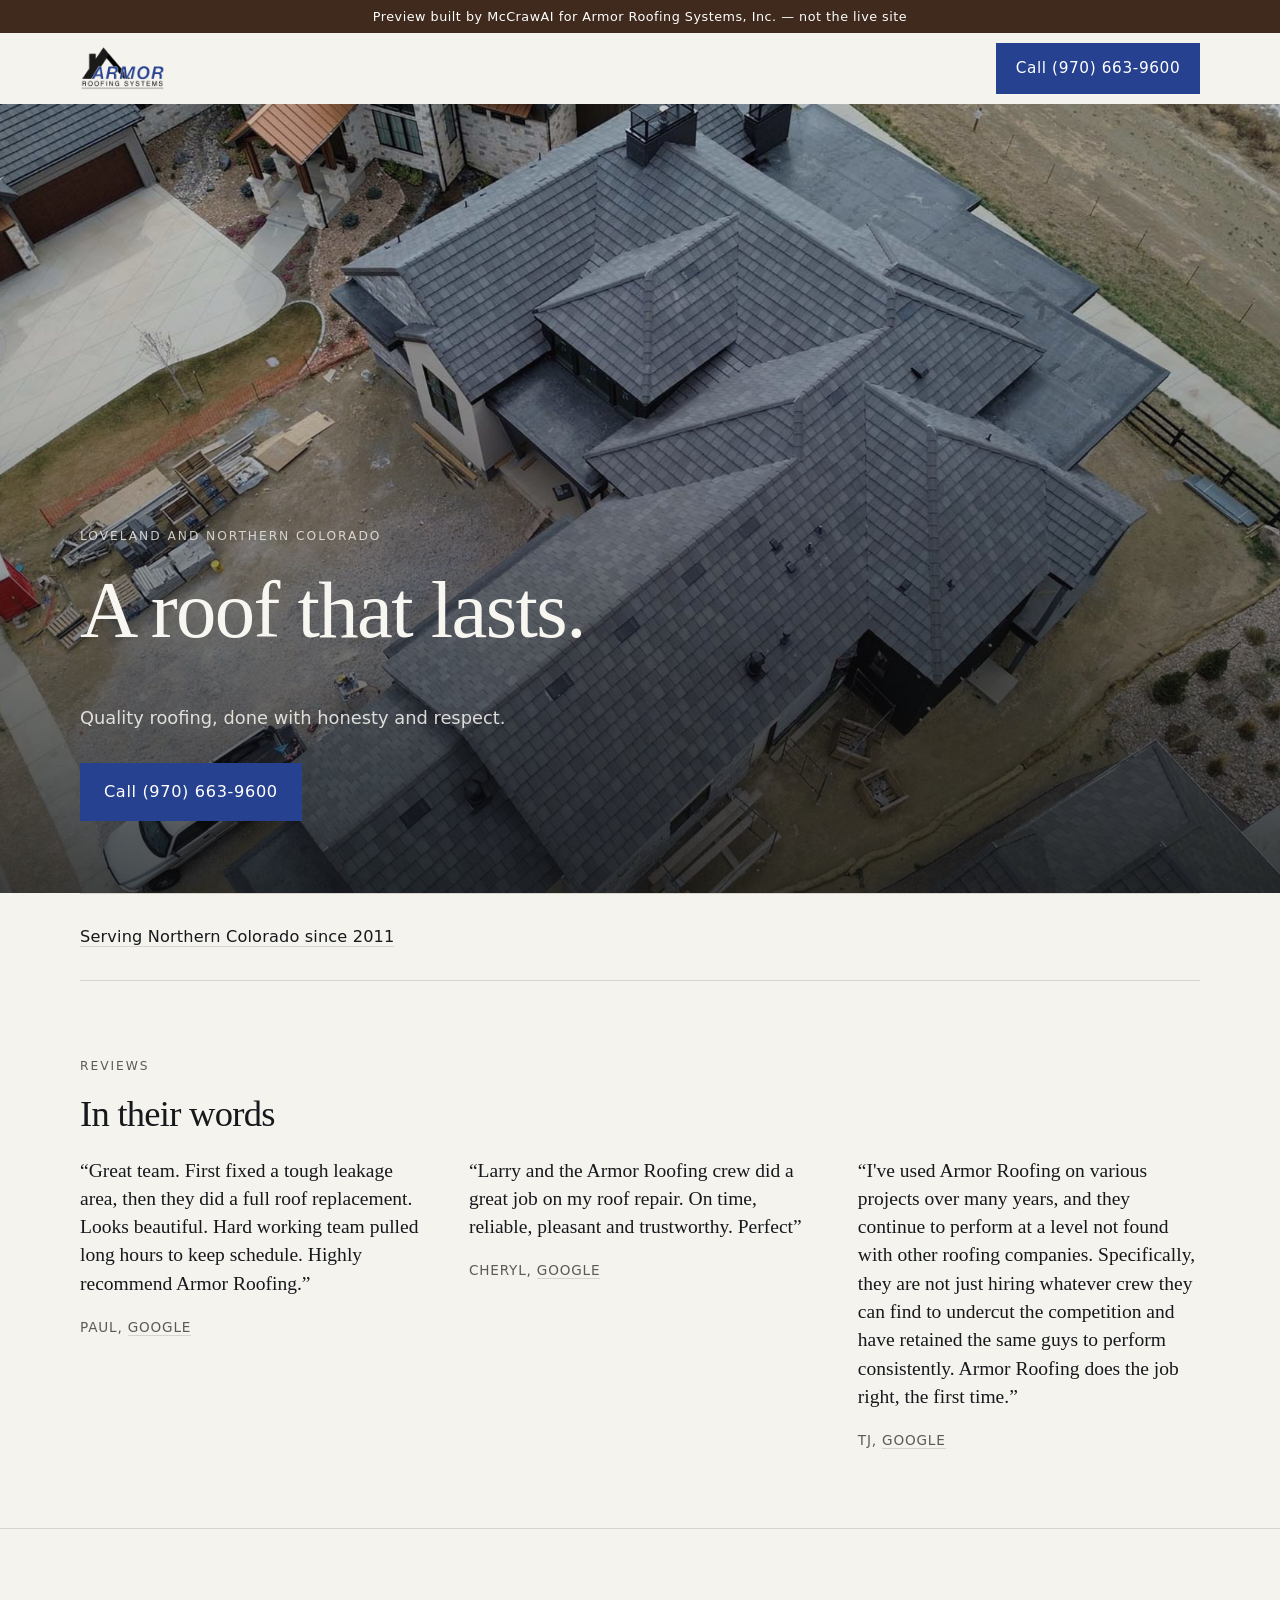
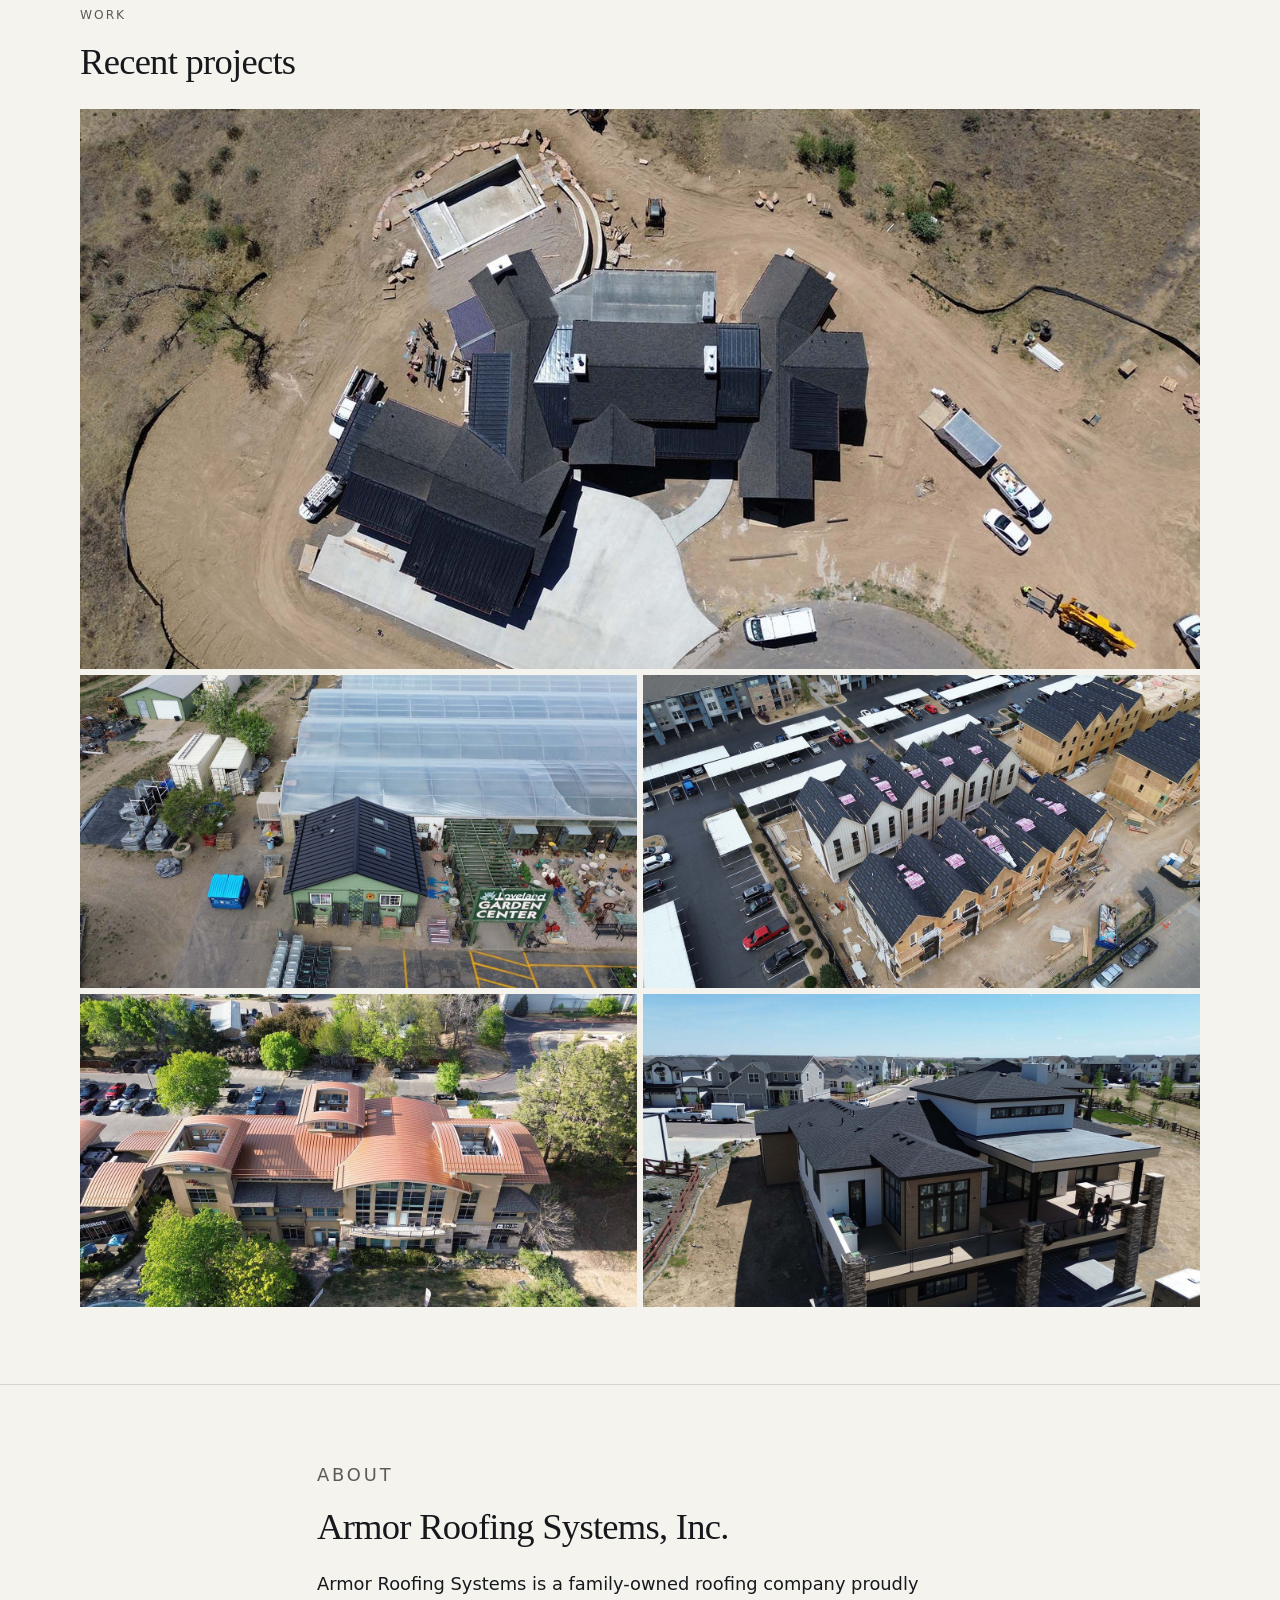
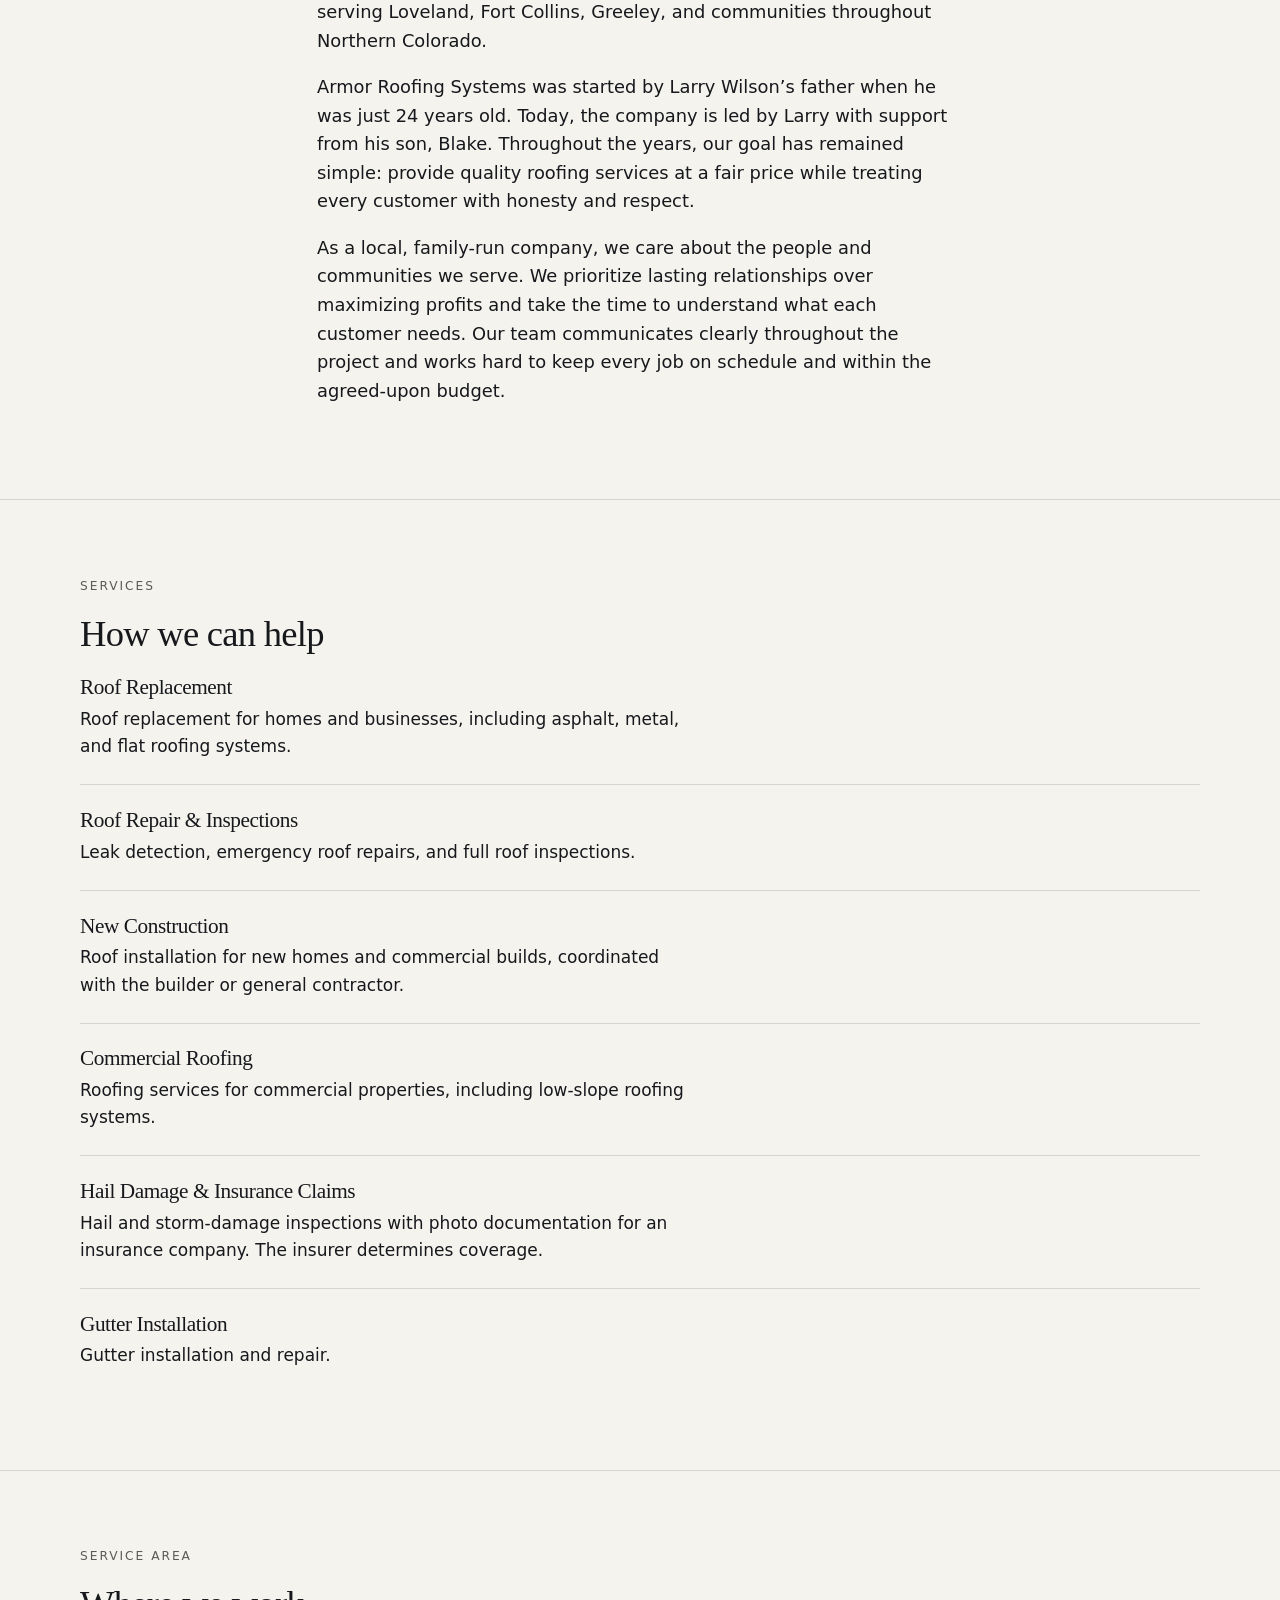
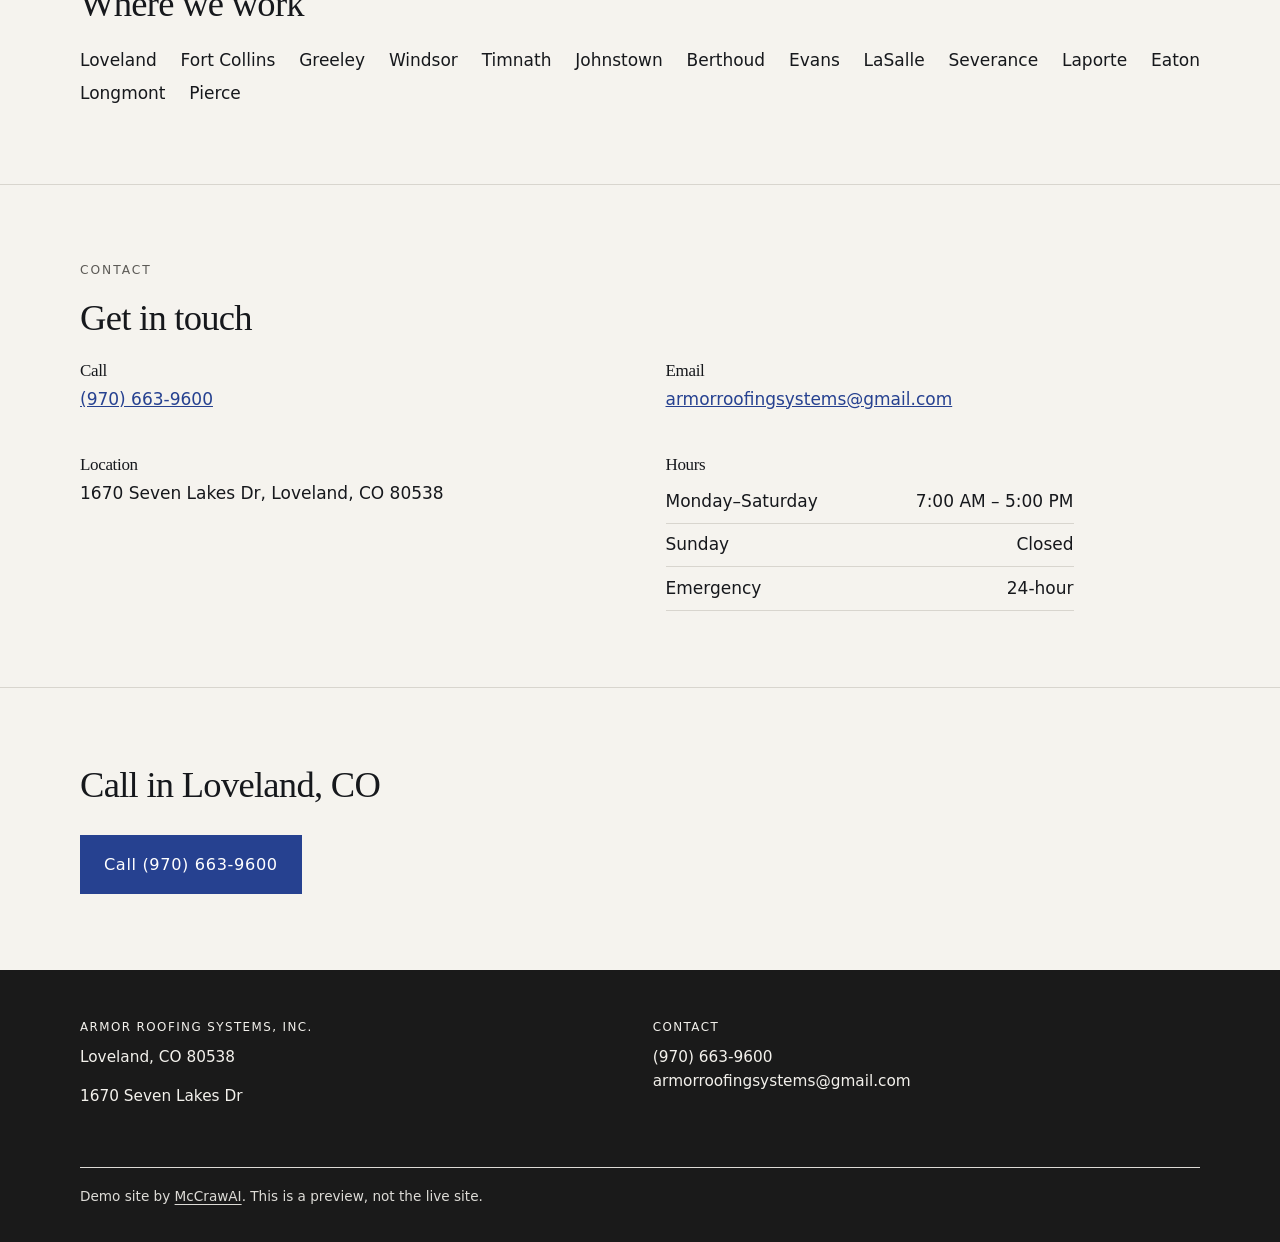
<file: index.html>
<!doctype html>
<html lang="en">
<head>
<meta charset="utf-8">
<meta name="viewport" content="width=device-width,initial-scale=1">
<title>Armor Roofing Systems, Inc. | Loveland, CO 80538</title>
<meta name="description" content="Armor Roofing Systems, Inc. in Loveland, CO 80538 — A roof that lasts. Call (970) 663-9600.">
<meta name="robots" content="noindex,nofollow">
<link rel="canonical" href="https://mccrawaiops.github.io/demo-armor-roofing-systems/">
<meta property="og:site_name" content="Armor Roofing Systems, Inc.">
<meta property="og:title" content="Armor Roofing Systems, Inc. | Loveland, CO 80538">
<meta property="og:description" content="Armor Roofing Systems, Inc. in Loveland, CO 80538 — A roof that lasts. Call (970) 663-9600.">
<meta property="og:type" content="website">
<meta property="og:url" content="https://mccrawaiops.github.io/demo-armor-roofing-systems/">
<meta property="og:image" content="https://mccrawaiops.github.io/demo-armor-roofing-systems/img/berthoud-project.jpg">
<meta name="twitter:card" content="summary">
<meta name="theme-color" content="#F5F3EE">
<link rel="icon" href="img/favicon.png" type="image/png">
<link rel="apple-touch-icon" href="img/favicon.png">
<link rel="preload" as="image" href="img/berthoud-project-sm.jpg" imagesrcset="img/berthoud-project-sm.jpg 960w, img/berthoud-project.jpg 1920w" imagesizes="100vw">
<link rel="stylesheet" href="styles.css">
<script type="application/ld+json">{"@context":"https://schema.org","@graph":[{"@type":"LocalBusiness","@id":"https://mccrawaiops.github.io/demo-armor-roofing-systems/#business","name":"Armor Roofing Systems, Inc.","url":"https://mccrawaiops.github.io/demo-armor-roofing-systems/","telephone":"+19706639600","email":"armorroofingsystems@gmail.com","address":{"@type":"PostalAddress","streetAddress":"1670 Seven Lakes Dr","addressLocality":"Loveland","addressRegion":"CO","postalCode":"80538","addressCountry":"US"},"areaServed":[{"@type":"Place","name":"Loveland"},{"@type":"Place","name":"Fort Collins"},{"@type":"Place","name":"Greeley"},{"@type":"Place","name":"Windsor"},{"@type":"Place","name":"Timnath"},{"@type":"Place","name":"Johnstown"},{"@type":"Place","name":"Berthoud"},{"@type":"Place","name":"Evans"},{"@type":"Place","name":"LaSalle"},{"@type":"Place","name":"Severance"},{"@type":"Place","name":"Laporte"},{"@type":"Place","name":"Eaton"},{"@type":"Place","name":"Longmont"},{"@type":"Place","name":"Pierce"}],"description":"Armor Roofing Systems is a family-owned roofing company proudly serving Loveland, Fort Collins, Greeley, and communities throughout Northern Colorado.\n\nArmor Roofing Systems was started by Larry Wilson’s father when he was just 24 years old. Today, the company is led by Larry with support from his son, Blake. Throughout the years, our goal has remained simple: provide quality roofing services at a fair price while treating every customer with honesty and respect.\n\nAs a local, family-run company, we care about the people and communities we serve. We prioritize lasting relationships over maximizing profits and take the time to understand what each customer needs. Our team communicates clearly throughout the project and works hard to keep every job on schedule and within the agreed-upon budget.","logo":"https://mccrawaiops.github.io/demo-armor-roofing-systems/img/logo.png","image":"https://mccrawaiops.github.io/demo-armor-roofing-systems/img/berthoud-project.jpg"},{"@type":"WebPage","@id":"https://mccrawaiops.github.io/demo-armor-roofing-systems/","url":"https://mccrawaiops.github.io/demo-armor-roofing-systems/","name":"Armor Roofing Systems, Inc.","about":{"@id":"https://mccrawaiops.github.io/demo-armor-roofing-systems/#business"}}]}</script>
</head>
<body class="layout-cinematic base-light">
<div class="preview-ribbon">Preview built by McCrawAI for Armor Roofing Systems, Inc. — not the live site</div>
<a class="skip" href="#main">Skip to content</a>
<header class="top" id="top">
  <div class="wrap bar">
    <a href="index.html" class="brand"><img src="img/logo.png" width="800" height="414" alt="Armor Roofing Systems, Inc."></a>
    <a class="callbtn" href="tel:+19706639600">Call (970) 663-9600</a>
  </div>
</header>
<main id="main">
<section class="hero hero-bleed"><div class="hero-media"><img class="hero-img" src="img/berthoud-project.jpg" srcset="img/berthoud-project-sm.jpg 960w, img/berthoud-project.jpg 1920w" sizes="100vw" width="1920" height="1080" alt="Aerial view of a completed custom roof in Berthoud, Colorado" fetchpriority="high" decoding="async"></div><div class="hero-copy"><p class="eyebrow">Loveland and Northern Colorado</p><h1>A roof that lasts.</h1><p class="lead">Quality roofing, done with honesty and respect.</p><div class="btns"><a class="btn" href="tel:+19706639600">Call (970) 663-9600</a></div></div></section>
<section class="trust-band" id="trust"><div class="wrap"><div class="trust"><div class="trust-item"><p><a href="https://armorroofingsystems.com/" rel="noopener" target="_blank">Serving Northern Colorado since 2011</a></p></div></div></div></section>
<section class="sec" id="reviews"><div class="wrap"><p class="kicker">Reviews</p><h2>In their words</h2><div class="reviews"><blockquote class="review"><p>“Great team. First fixed a tough leakage area, then they did a full roof replacement. Looks beautiful. Hard working team pulled long hours to keep schedule. Highly recommend Armor Roofing.”</p><footer>Paul, <a href="https://armorroofingsystems.com/" rel="noopener" target="_blank">Google</a></footer></blockquote><blockquote class="review"><p>“Larry and the Armor Roofing crew did a great job on my roof repair. On time, reliable, pleasant and trustworthy. Perfect”</p><footer>Cheryl, <a href="https://armorroofingsystems.com/" rel="noopener" target="_blank">Google</a></footer></blockquote><blockquote class="review"><p>“I&#x27;ve used Armor Roofing on various projects over many years, and they continue to perform at a level not found with other roofing companies. Specifically, they are not just hiring whatever crew they can find to undercut the competition and have retained the same guys to perform consistently. Armor Roofing does the job right, the first time.”</p><footer>TJ, <a href="https://armorroofingsystems.com/" rel="noopener" target="_blank">Google</a></footer></blockquote></div></div></section>
<section class="sec" id="work"><div class="wrap"><p class="kicker">Work</p><h2>Recent projects</h2><div class="gallery"><figure><img src="img/johnstown-custom-roofing.jpg" srcset="img/johnstown-custom-roofing-sm.jpg 700w, img/johnstown-custom-roofing.jpg 1400w" sizes="(max-width:700px) 100vw, 60vw" width="1400" height="788" alt="Aerial view of a custom roofing project in Johnstown, Colorado" loading="lazy" decoding="async"></figure><figure><img src="img/garden-project.jpg" srcset="img/garden-project-sm.jpg 700w, img/garden-project.jpg 1400w" sizes="(max-width:700px) 100vw, 60vw" width="1400" height="788" alt="Aerial view of a metal roof at Loveland Garden Center" loading="lazy" decoding="async"></figure><figure><img src="img/johnstown-custom-roof.jpg" srcset="img/johnstown-custom-roof-sm.jpg 700w, img/johnstown-custom-roof.jpg 1400w" sizes="(max-width:700px) 100vw, 60vw" width="1400" height="788" alt="Aerial view of a Johnstown custom roof project with homes under construction" loading="lazy" decoding="async"></figure><figure><img src="img/metal-roof-fort-collins.jpg" srcset="img/metal-roof-fort-collins-sm.jpg 700w, img/metal-roof-fort-collins.jpg 1400w" sizes="(max-width:700px) 100vw, 60vw" width="1400" height="788" alt="Aerial view of a metal roof in Fort Collins, Colorado" loading="lazy" decoding="async"></figure><figure><img src="img/windsor-custom-home.jpg" srcset="img/windsor-custom-home-sm.jpg 700w, img/windsor-custom-home.jpg 1400w" sizes="(max-width:700px) 100vw, 60vw" width="1400" height="788" alt="Aerial view of a custom home roofing project in Windsor, Colorado" loading="lazy" decoding="async"></figure></div></div></section>
<section class="sec" id="about"><div class="wrap about"><p class="kicker">About</p><h2>Armor Roofing Systems, Inc.</h2><p>Armor Roofing Systems is a family-owned roofing company proudly serving Loveland, Fort Collins, Greeley, and communities throughout Northern Colorado.</p><p>Armor Roofing Systems was started by Larry Wilson’s father when he was just 24 years old. Today, the company is led by Larry with support from his son, Blake. Throughout the years, our goal has remained simple: provide quality roofing services at a fair price while treating every customer with honesty and respect.</p><p>As a local, family-run company, we care about the people and communities we serve. We prioritize lasting relationships over maximizing profits and take the time to understand what each customer needs. Our team communicates clearly throughout the project and works hard to keep every job on schedule and within the agreed-upon budget.</p></div></section>
<section class="sec" id="services"><div class="wrap"><p class="kicker">Services</p><h2>How we can help</h2><div class="svcs"><article class="svc"><h3>Roof Replacement</h3><p>Roof replacement for homes and businesses, including asphalt, metal, and flat roofing systems.</p></article><article class="svc"><h3>Roof Repair &amp; Inspections</h3><p>Leak detection, emergency roof repairs, and full roof inspections.</p></article><article class="svc"><h3>New Construction</h3><p>Roof installation for new homes and commercial builds, coordinated with the builder or general contractor.</p></article><article class="svc"><h3>Commercial Roofing</h3><p>Roofing services for commercial properties, including low-slope roofing systems.</p></article><article class="svc"><h3>Hail Damage &amp; Insurance Claims</h3><p>Hail and storm-damage inspections with photo documentation for an insurance company. The insurer determines coverage.</p></article><article class="svc"><h3>Gutter Installation</h3><p>Gutter installation and repair.</p></article></div></div></section>
<section class="sec" id="area"><div class="wrap"><p class="kicker">Service area</p><h2>Where we work</h2><ul class="towns"><li>Loveland</li><li>Fort Collins</li><li>Greeley</li><li>Windsor</li><li>Timnath</li><li>Johnstown</li><li>Berthoud</li><li>Evans</li><li>LaSalle</li><li>Severance</li><li>Laporte</li><li>Eaton</li><li>Longmont</li><li>Pierce</li></ul></div></section>
<section class="sec" id="contact"><div class="wrap"><p class="kicker">Contact</p><h2>Get in touch</h2><div class="contact-list"><div class="contact-item"><h2>Call</h2><p><a href="tel:+19706639600">(970) 663-9600</a></p></div><div class="contact-item"><h2>Email</h2><p><a href="mailto:armorroofingsystems@gmail.com">armorroofingsystems@gmail.com</a></p></div><div class="contact-item"><h2>Location</h2><p>1670 Seven Lakes Dr, Loveland, CO 80538</p></div><div class="contact-item"><h2>Hours</h2><ul class="hours"><li><span>Monday–Saturday</span><span>7:00 AM – 5:00 PM</span></li><li><span>Sunday</span><span>Closed</span></li><li><span>Emergency</span><span>24-hour</span></li></ul></div></div></div></section>
</main>
<section class="cta-band"><div class="wrap"><h2>Call in Loveland, CO</h2><div class="btns"><a class="btn" href="tel:+19706639600">Call (970) 663-9600</a></div></div></section>
<footer class="foot">
  <div class="wrap cols">
    <div>
      <h3>Armor Roofing Systems, Inc.</h3>
      <p>Loveland, CO 80538</p>
      <p>1670 Seven Lakes Dr</p>
    </div>
    <div>
      <h3>Contact</h3>
      <p>
        <a href="tel:+19706639600">(970) 663-9600</a><br>
        <a href="mailto:armorroofingsystems@gmail.com">armorroofingsystems@gmail.com</a>
      </p>
    </div>
    
  </div>
  <div class="wrap credit">Demo site by <a href="https://mccrawai.com">McCrawAI</a>. This is a preview, not the live site.</div>
</footer>
</body>
</html>
</file>
<file: styles.css>
@font-face{font-family:'Newsreader';font-style:normal;font-weight:200 800;font-display:swap;src:url('fonts/newsreader.woff2') format('woff2')}
@font-face{font-family:'Outfit';font-style:normal;font-weight:100 900;font-display:swap;src:url('fonts/outfit.woff2') format('woff2')}
:root{--font-head:'Newsreader', Georgia, "Times New Roman", serif;--font-body:'Outfit', system-ui, -apple-system, sans-serif;}

/* Prospect demo styles. Two typefaces per site, injected as --font-head and --font-body. */
:root{
  --primary:#16181C;
  --accent:#264190;
  --bg:#F5F3EE;
  --ink:#16181C;
  --muted:#5C5A56;
  --paper:#FFFcf8;
  --line:#D8D5CE;
  --header:#F5F3EE;
  --header-ink:#16181C;
  --btn-ink:#FFFFFF;
  --secondary:#1A1A1A;
  --footer:#1A1A1A;
  --footer-ink:#F3F1EC;
  --logo-h:44px;
  --logo-max-w:220px;
  --ribbon:#3f2a1d;
  --font-head:Georgia,"Iowan Old Style","Times New Roman",serif;
  --font-body:system-ui,-apple-system,"Segoe UI",sans-serif;
  --header-h:calc(var(--logo-h) + 1.5rem);
}
*,*::before,*::after{box-sizing:border-box}
html{font-size:17px;-webkit-text-size-adjust:100%;overflow-x:clip}
body{
  margin:0;
  font-family:var(--font-body);
  font-weight:400;
  color:var(--ink);
  background:var(--bg);
  line-height:1.6;
  letter-spacing:0;
}
img{max-width:100%;height:auto;display:block}
a{color:var(--accent)}
a:focus-visible,button:focus-visible{outline:2px solid var(--accent);outline-offset:3px}
h1,h2,h3{
  font-family:var(--font-head);
  font-weight:500;
  line-height:1.12;
  letter-spacing:-0.02em;
  color:var(--primary);
  margin:0 0 .6em;
}
h1{font-size:clamp(2.25rem,8vw,4.75rem);font-weight:500;max-width:18ch}
h2{font-size:clamp(1.5rem,3.2vw,2.15rem)}
h3{font-size:1.15rem}
p{margin:0 0 1em}
.wrap{width:min(1120px,100% - 2.5rem);margin-inline:auto}
.skip{position:absolute;left:-999px}
.skip:focus{left:1rem;top:1rem;background:var(--paper);color:var(--ink);padding:.5rem .75rem;z-index:30}

.preview-ribbon{
  background:var(--ribbon);
  color:#fff;
  text-align:center;
  font-size:.75rem;
  font-weight:500;
  letter-spacing:.04em;
  line-height:1.4;
  padding:.45rem 1rem;
}

.top{
  background:var(--header);
  color:var(--header-ink);
  position:sticky;
  top:0;
  z-index:8;
}
.bar{
  display:flex;
  align-items:center;
  justify-content:space-between;
  gap:1.25rem;
  min-height:var(--header-h);
  padding:.6rem 0;
}
.brand{display:flex;align-items:center;gap:.8rem;text-decoration:none;color:var(--header-ink);flex:1 1 auto;min-width:0}
.brand img{height:var(--logo-h);width:auto;max-width:min(var(--logo-max-w),100%);max-height:var(--logo-h);object-fit:contain;object-position:left center}
.callbtn{flex:0 0 auto}
.wordmark{font-family:var(--font-head);font-weight:500;font-size:1.05rem;line-height:1.2;letter-spacing:-0.02em}
.callbtn{
  background:var(--accent);
  color:var(--btn-ink);
  text-decoration:none;
  font-weight:500;
  font-size:.9rem;
  letter-spacing:.04em;
  padding:.7rem 1.1rem;
  white-space:nowrap;
  border:1px solid var(--accent);
  transition:opacity .5s ease;
}
.callbtn:hover{opacity:.86}
@media(max-width:700px){
  .bar{gap:.75rem}
  .brand img{height:auto;max-height:min(2.75rem,var(--logo-h))}
  .callbtn{padding:.6rem .85rem;font-size:.82rem}
}

/* Hero */
.hero{position:relative;isolation:isolate}
.hero-inner{padding:4.5rem 0 4rem}
.eyebrow{
  font-family:var(--font-body);
  font-size:.72rem;
  font-weight:500;
  letter-spacing:.16em;
  text-transform:uppercase;
  color:var(--muted);
  margin:0 0 1.1rem;
}
.lead{font-size:1.05rem;max-width:32rem;color:var(--ink);margin:0 0 0}
.hero .lead{margin-top:1.15rem;max-width:28rem}
.btns{display:flex;flex-wrap:wrap;gap:.75rem;margin:1.75rem 0 0}
.btn{
  display:inline-block;
  background:var(--accent);
  color:var(--btn-ink);
  text-decoration:none;
  font-weight:500;
  font-size:.95rem;
  letter-spacing:.04em;
  padding:.9rem 1.35rem;
  border:1px solid var(--accent);
  transition:opacity .5s ease,background .5s ease,color .5s ease;
}
.btn:hover{opacity:.88}
.btn.ghost{background:transparent;color:var(--ink);border-color:var(--line)}

/* Full-bleed photo hero */
.hero-bleed{
  min-height:calc(100svh - 6.5rem);
  display:flex;
  align-items:flex-end;
  color:#f8f6f1;
}
.hero-bleed .hero-media{
  position:absolute;
  inset:0;
  z-index:-1;
  overflow:hidden;
  background:#1a1917;
}
.hero-bleed .hero-media img{
  width:100%;
  height:100%;
  object-fit:cover;
  object-position:center;
  transform:scale(1.04);
  animation:hero-settle 1.8s ease-out both;
}
.hero-bleed::after{
  content:"";
  position:absolute;
  inset:0;
  z-index:-1;
  background:linear-gradient(180deg,rgba(10,10,10,.18) 0%,rgba(10,10,10,.28) 40%,rgba(10,10,10,.72) 100%);
  pointer-events:none;
}
.hero-bleed .hero-inner,.hero-bleed .hero-copy{width:min(1120px,100% - 2.5rem);margin-inline:auto;padding:5rem 0 4.25rem;position:relative}
.hero-bleed h1,.hero-bleed .eyebrow,.hero-bleed .lead{color:#f8f6f1}
.hero-bleed .eyebrow{color:rgba(248,246,241,.78)}
.hero-bleed .lead{color:rgba(248,246,241,.86)}
.hero-bleed .btn{background:var(--accent);color:var(--btn-ink);border-color:var(--accent)}
@keyframes hero-settle{from{transform:scale(1.08);opacity:.7}to{transform:scale(1.04);opacity:1}}
@keyframes fade-up{from{opacity:0;transform:translateY(.6rem)}to{opacity:1;transform:none}}
.hero-bleed .hero-copy{animation:fade-up 1s ease both .2s}

/* Typographic / industrial heroes (no photo) */
.layout-typographic .hero-inner,
.layout-industrial .hero-inner{padding:5.5rem 0 4.5rem}
.layout-typographic h1{font-size:clamp(2.6rem,11vw,6rem);max-width:14ch;font-weight:500}
.layout-industrial h1{font-size:clamp(2.4rem,9vw,5.25rem);max-width:16ch;letter-spacing:-0.03em;font-weight:600}
.layout-crisp h1{font-family:var(--font-head);letter-spacing:-0.04em;font-weight:500;max-width:16ch}
.layout-editorial h1{font-weight:500;font-style:italic;letter-spacing:-0.03em}
.layout-editorial .wordmark{font-style:normal}

/* Sections */
.sec{padding:4.5rem 0}
.sec + .sec{border-top:1px solid var(--line)}
.kicker{
  font-size:.72rem;
  font-weight:500;
  letter-spacing:.16em;
  text-transform:uppercase;
  color:var(--muted);
  margin:0 0 1rem;
}
.about{max-width:38rem}
.about p{font-size:1.05rem}

/* Trust */
.trust{
  display:grid;
  gap:1.25rem 2.5rem;
  padding:1.5rem 0;
  border-top:1px solid var(--line);
  border-bottom:1px solid var(--line);
}
@media(min-width:700px){
  .trust{grid-template-columns:repeat(auto-fit,minmax(180px,1fr));padding:1.75rem 0}
}
.trust-item{min-width:0}
.trust-item p{margin:0;font-size:.95rem;letter-spacing:.01em}
.trust-item a{color:inherit;text-decoration:none;border-bottom:1px solid var(--line)}
.hero-bleed + .trust-band{background:var(--bg)}
.trust-band{padding:0}
.trust-band .wrap{padding-top:0;padding-bottom:0}

/* Reviews */
.reviews{display:grid;gap:2.5rem}
@media(min-width:800px){
  .reviews{grid-template-columns:repeat(3,1fr);gap:2.75rem}
}
blockquote.review{margin:0}
.review p{font-family:var(--font-head);font-size:1.15rem;line-height:1.45;margin:0 0 1.1rem;color:var(--ink)}
.review footer{font-family:var(--font-body);font-size:.8rem;letter-spacing:.06em;text-transform:uppercase;color:var(--muted)}
.review footer a{color:var(--muted);text-decoration:none;border-bottom:1px solid var(--line)}

/* Services */
.svcs{display:grid;gap:0}
.svc{padding:1.4rem 0;border-top:1px solid var(--line)}
.svc:first-of-type{border-top:0;padding-top:0}
.svc h3{margin:0 0 .35rem;font-size:1.25rem}
.svc p{margin:0;max-width:36rem;color:var(--ink)}
.layout-crisp .svcs{grid-template-columns:1fr;gap:0}
@media(min-width:800px){
  .layout-crisp .svcs,
  .layout-industrial .svcs{grid-template-columns:repeat(2,1fr);gap:0 3rem}
  .layout-crisp .svc,
  .layout-industrial .svc{border-top:1px solid var(--line);padding:1.5rem 0}
}
.layout-editorial .svc h3{font-style:italic}

/* Work */
.gallery{display:grid;gap:.35rem;margin-top:1.5rem}
.gallery figure{margin:0}
.gallery img{width:100%;aspect-ratio:16/10;object-fit:cover;background:var(--line)}
.layout-cinematic .gallery{grid-template-columns:1fr}
.layout-cinematic .gallery img{aspect-ratio:16/9}
@media(min-width:800px){
  .layout-cinematic .gallery{grid-template-columns:1fr 1fr}
  .layout-cinematic .gallery figure:first-child{grid-column:1/-1}
  .layout-cinematic .gallery figure:first-child img{aspect-ratio:16/8}
}
.layout-editorial .gallery{gap:1.5rem 1.25rem}
@media(min-width:800px){
  .layout-editorial .gallery{grid-template-columns:1.15fr .85fr}
}
.layout-editorial .gallery img{aspect-ratio:4/5}
.layout-editorial .gallery figure:nth-child(3n+1) img{aspect-ratio:16/11}
.layout-crisp .gallery{grid-template-columns:1fr 1fr;gap:.5rem}
.layout-crisp .gallery img{aspect-ratio:4/3}

.towns{margin:0;padding:0;list-style:none;display:flex;flex-wrap:wrap;gap:.35rem 1.4rem}
.towns li{margin:0}
.hours{margin:0;padding:0;list-style:none;max-width:24rem}
.hours li{display:flex;gap:1rem;justify-content:space-between;border-bottom:1px solid var(--line);padding:.45rem 0}

.contact-list{display:grid;gap:2rem}
@media(min-width:700px){.contact-list{grid-template-columns:repeat(2,1fr);gap:2.5rem 3rem}}
.contact-item h2,.contact-item h3{margin:0 0 .35rem;font-size:1rem}
.contact-item p{margin:0}

.cta-band{padding:4.5rem 0;border-top:1px solid var(--line)}
.cta-band h2{max-width:22ch}

.foot{padding:3rem 0 2rem;font-size:.9rem;background:var(--footer);color:var(--footer-ink)}
.foot a{color:var(--footer-ink);text-decoration:none}
.cols{display:grid;gap:1.75rem 1.5rem;grid-template-columns:1fr}
.cols > *{min-width:0;overflow-wrap:anywhere}
.foot a,.contact-item a{overflow-wrap:anywhere}
@media(min-width:600px){.cols{grid-template-columns:repeat(auto-fit,minmax(160px,1fr))}}
.foot h3{color:var(--footer-ink);font-family:var(--font-body);font-size:.7rem;letter-spacing:.12em;text-transform:uppercase;font-weight:500;margin:0 0 .6rem}
.credit{margin-top:2.5rem;padding-top:1.1rem;border-top:1px solid currentColor;opacity:.9;font-size:.8rem}
.credit a{color:inherit;text-decoration:underline;text-underline-offset:3px}

/* Dark bases */
.base-dark{background:var(--bg);color:var(--ink)}
.base-dark .foot a,
.base-dark .credit a{color:var(--ink)}

@media(prefers-reduced-motion:reduce){
  html{scroll-behavior:auto}
  *,*::before,*::after{animation:none !important;transition:none !important}
  .hero-bleed .hero-media img{transform:none}
}
</file>
